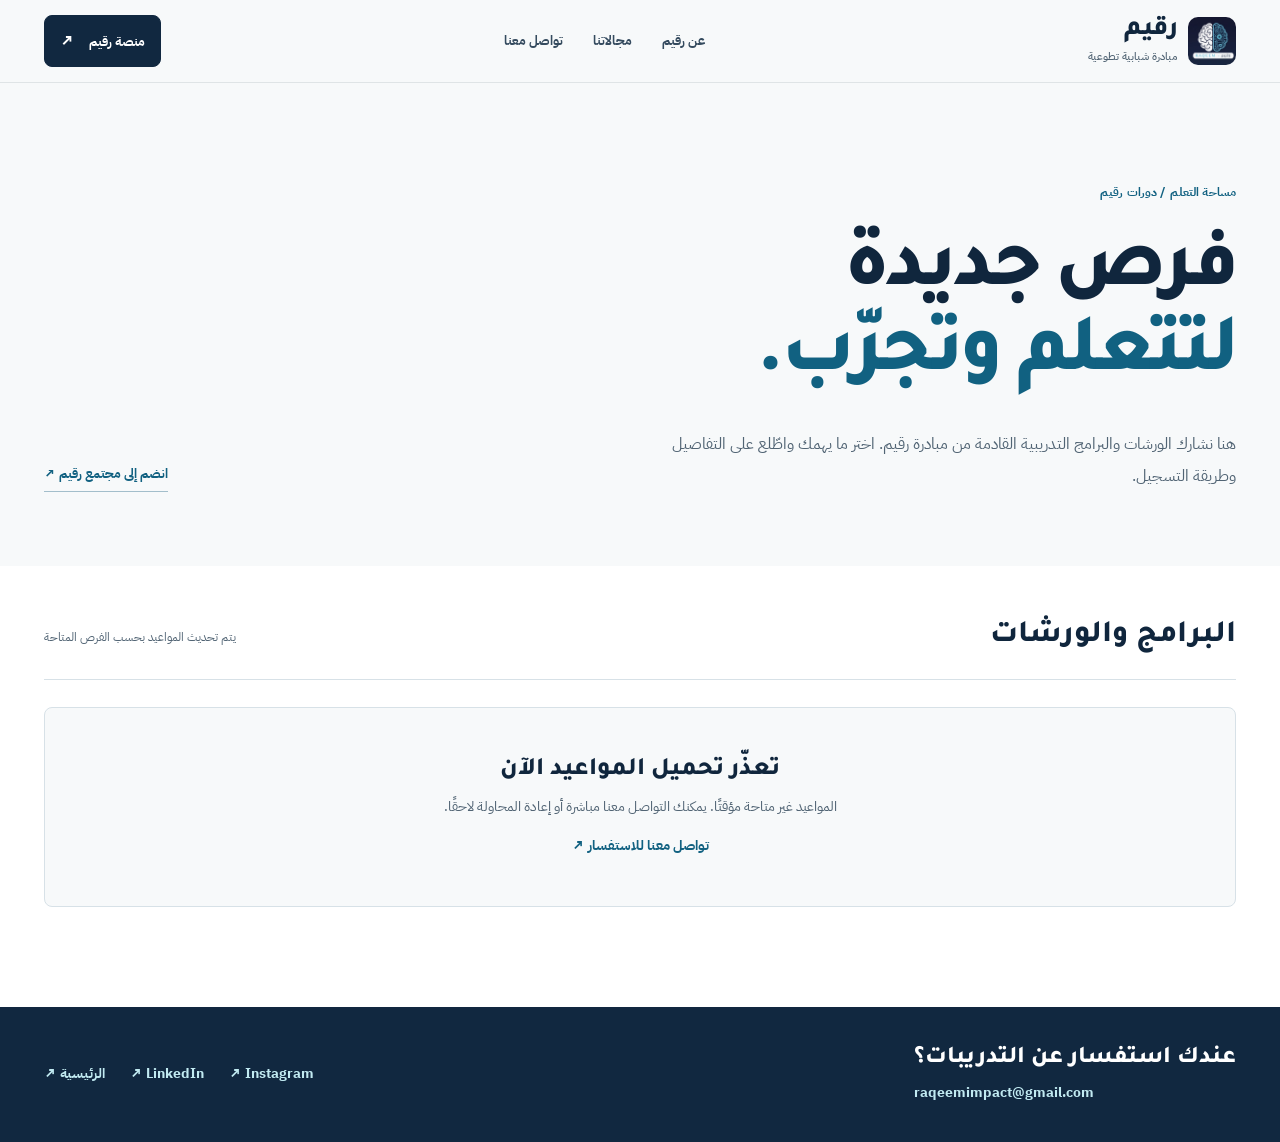
<file: schedule.html>
<!doctype html>
<html lang="ar" dir="rtl">
<head>
<meta charset="utf-8">
<meta name="viewport" content="width=device-width,initial-scale=1,viewport-fit=cover">
<meta name="theme-color" content="#f7f9fa">
<meta name="description" content="تابع الدورات والورشات القادمة ضمن مبادرة رقيم، وتعرف إلى مواعيدها وطرق التسجيل.">
<title>الدورات القادمة | مبادرة رقيم</title>
<link rel="icon" type="image/webp" href="assets/raqeem-logo.webp">
<link rel="preconnect" href="https://fonts.googleapis.com">
<link rel="preconnect" href="https://fonts.gstatic.com" crossorigin>
<link href="https://fonts.googleapis.com/css2?family=IBM+Plex+Sans+Arabic:wght@400;500;600;700&family=Tajawal:wght@400;500;700;800&display=swap" rel="stylesheet">
<link rel="stylesheet" href="assets/raqeem.css">
<link rel="stylesheet" href="assets/schedule.css">
</head>
<body class="schedule-page">
<a class="skip-link" href="#mainContent">انتقل إلى المحتوى</a>
<header class="header">
 <div class="container header-inner">
   <a class="brand" href="index.html#home"><img src="assets/raqeem-logo.webp" alt="" width="48" height="48"><span class="brand-lockup"><strong>رقيم</strong><small>مبادرة شبابية تطوعية</small></span></a>
   <nav class="schedule-nav" aria-label="روابط سريعة"><a href="index.html#about">عن رقيم</a><a href="index.html#tracks">مجالاتنا</a><a href="index.html#contact">تواصل معنا</a></nav>
   <a class="nav-platform" href="platform.html">منصة رقيم <span aria-hidden="true">↗</span></a>
 </div>
</header>
<main id="mainContent">
 <section class="schedule-heading container" aria-labelledby="scheduleTitle">
  <span class="section-tag">مساحة التعلم / دورات رقيم</span>
  <h1 id="scheduleTitle">فرص جديدة<br><span>لتتعلم وتجرّب.</span></h1>
  <div class="schedule-description"><p>هنا نشارك الورشات والبرامج التدريبية القادمة من مبادرة رقيم. اختر ما يهمك واطّلع على التفاصيل وطريقة التسجيل.</p><a href="index.html#join">انضم إلى مجتمع رقيم <span aria-hidden="true">↗</span></a></div>
 </section>
 <section class="schedule-content" aria-labelledby="scheduleListTitle">
  <div class="container"><div class="schedule-bar"><h2 id="scheduleListTitle">البرامج والورشات</h2><span>يتم تحديث المواعيد بحسب الفرص المتاحة</span></div>
  <div class="courses-grid" id="publicCoursesList" aria-live="polite" aria-busy="true"><div class="course-state"><span class="spinner" aria-hidden="true"></span><p>جاري تحميل الدورات القادمة...</p></div></div></div>
 </section>
</main>
<footer class="schedule-footer">
 <div class="container schedule-footer-inner"><div><strong>عندك استفسار عن التدريبات؟</strong><a href="mailto:raqeemimpact@gmail.com" dir="ltr">raqeemimpact@gmail.com</a></div><div class="schedule-links"><a href="https://www.instagram.com/raqeem_jo/?hl=en" target="_blank" rel="noopener noreferrer">Instagram ↗</a><a href="https://www.linkedin.com/company/raqee/" target="_blank" rel="noopener noreferrer">LinkedIn ↗</a><a href="index.html">الرئيسية ↗</a></div></div>
</footer>
<script src="assets/schedule.js"></script>
</body>
</html>
</file>
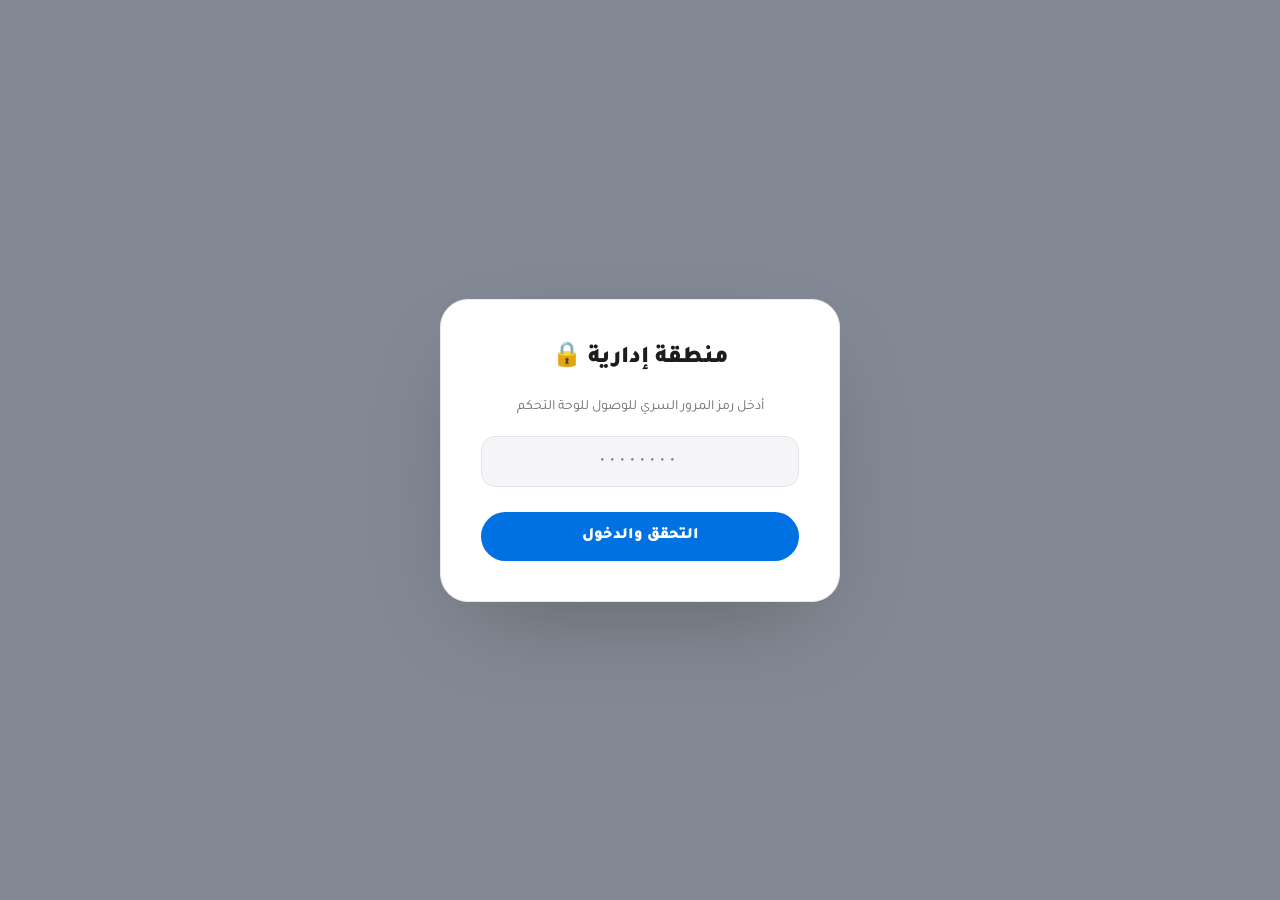
<file: scheduleadmin.html>
<!DOCTYPE html>
<html lang="ar" dir="rtl">
<head>
    <meta charset="UTF-8">
    <meta name="viewport" content="width=device-width, initial-scale=1.0, maximum-scale=1.0, user-scalable=no">
    <title>بوابة الإدارة | رقيم</title>
    <link href="https://fonts.googleapis.com/css2?family=Tajawal:wght@400;700;900&display=swap" rel="stylesheet">
    <style>
        :root {
            --bg-base: #020617;
            --raqeem-blue: #1e3c72;
            --raqeem-orange: #ff9800;
            --neon-blue: #00f3ff;
            --card-bg: rgba(15, 23, 42, 0.6);
            --danger: #ef4444;
            --text-main: #f8fafc;
            --text-dim: #94a3b8;
        }

        * { margin: 0; padding: 0; box-sizing: border-box; font-family: 'Tajawal', sans-serif; }

        body {
            background-color: var(--bg-base);
            color: var(--text-main);
            min-height: 100vh;
            display: flex;
            flex-direction: column;
            align-items: center;
            background-image: radial-gradient(circle at 50% 0%, rgba(30, 60, 114, 0.3) 0%, transparent 50%);
            -webkit-font-smoothing: antialiased;
        }

        /* شاشة القفل (Lock Screen) */
        .lock-screen {
            position: fixed; inset: 0; z-index: 1000;
            background: rgba(2, 6, 23, 0.85); backdrop-filter: blur(15px); -webkit-backdrop-filter: blur(15px);
            display: flex; justify-content: center; align-items: center; padding: 20px;
            
        }
        .lock-box {
            background: var(--card-bg); border: 1px solid rgba(255, 152, 0, 0.3);
            padding: 40px; border-radius: 24px; text-align: center; width: 100%; max-width: 400px;
            box-shadow: 0 20px 50px rgba(0,0,0,0.5), inset 0 0 0 1px rgba(255,255,255,0.05);
        }
        .lock-box h2 { color: var(--raqeem-orange); margin-bottom: 25px; font-weight: 900; }
        .lock-box input {
            width: 100%; padding: 15px; border: 1px solid rgba(255,255,255,0.1); border-radius: 12px;
            background: rgba(0,0,0,0.4); color: #fff; font-size: 20px; text-align: center;
            letter-spacing: 5px; margin-bottom: 25px; outline: none; 
        }
        .lock-box input:focus { border-color: var(--raqeem-orange); box-shadow: 0 0 15px rgba(255, 152, 0, 0.2); }
        .btn-auth {
            background: linear-gradient(90deg, #1e3c72, #2a5298); color: #fff; border: none;
            padding: 15px; width: 100%; border-radius: 12px; font-weight: 900; font-size: 16px;
            cursor: pointer; 
        }
        .btn-auth:hover { background: var(--raqeem-orange); color: #000; box-shadow: 0 10px 20px rgba(255,152,0,0.3); }

        /* الحاوية الرئيسية للإدارة */
        .admin-container {
            width: 100%; max-width: 900px; padding: 40px 20px;
            display: none; /* مخفية حتى يتم تسجيل الدخول */
            flex-direction: column; align-items: center;
            
        }


        header { text-align: center; margin-bottom: 40px; width: 100%; }
        header h1 { font-size: 32px; font-weight: 900; color: #fff; text-shadow: 0 5px 15px rgba(30, 60, 114, 0.8); margin-bottom: 10px; }
        .back-link { color: var(--neon-blue); text-decoration: none; font-size: 15px; display: inline-flex; align-items: center; gap: 5px;  }
        .back-link:hover { color: var(--raqeem-orange); }

        /* نموذج الإضافة */
        .admin-form {
            background: var(--card-bg); backdrop-filter: blur(12px); -webkit-backdrop-filter: blur(12px);
            padding: 35px; border-radius: 24px; border: 1px solid rgba(255,255,255,0.05);
            width: 100%; margin-bottom: 50px; box-shadow: 0 15px 35px rgba(0,0,0,0.3);
        }
        .form-grid { display: grid; grid-template-columns: 1fr 1fr; gap: 20px; }
        .full-width { grid-column: 1 / -1; }
        .input-group label { display: block; margin-bottom: 8px; color: var(--text-dim); font-size: 14px; font-weight: 700; }
        .input-group input {
            width: 100%; padding: 14px; border: 1px solid rgba(255,255,255,0.1); border-radius: 12px;
            background: rgba(0,0,0,0.3); color: #fff; font-size: 15px; outline: none; 
        }
        .input-group input:focus { border-color: var(--raqeem-orange); background: rgba(0,0,0,0.5); }
        .btn-submit {
            background: var(--raqeem-orange); color: #000; border: none; padding: 16px; border-radius: 12px;
            font-weight: 900; font-size: 16px; cursor: pointer; width: 100%;  margin-top: 10px;
        }
        .btn-submit:hover { background: #ffaa33; box-shadow: 0 10px 25px rgba(255,152,0,0.4); }

        /* قائمة الدورات الفعالة */
        .section-title { width: 100%; color: var(--raqeem-orange); margin-bottom: 20px; font-size: 22px; font-weight: 900; border-bottom: 1px solid rgba(255,152,0,0.2); padding-bottom: 10px; }
        .courses-list { width: 100%; display: flex; flex-direction: column; gap: 15px; }
        .list-item {
            background: rgba(30, 60, 114, 0.2); border: 1px solid rgba(30, 60, 114, 0.5);
            padding: 20px; border-radius: 16px; display: flex; justify-content: space-between; align-items: center;
            
        }
        .list-item:hover { background: rgba(30, 60, 114, 0.4); border-color: var(--raqeem-blue); }
        .item-info h3 { color: #fff; margin-bottom: 8px; font-size: 18px; font-weight: 800; }
        .item-info p { color: var(--text-dim); font-size: 14px; display: flex; flex-wrap: wrap; gap: 15px; }
        
        .btn-del {
            background: rgba(239, 68, 68, 0.1); color: var(--danger); border: 1px solid rgba(239, 68, 68, 0.3);
            padding: 10px 20px; border-radius: 10px; cursor: pointer; font-weight: 700;  flex-shrink: 0;
        }
        .btn-del:hover { background: var(--danger); color: #fff; box-shadow: 0 5px 15px rgba(239, 68, 68, 0.4); }

        @media (max-width: 768px) {
            .form-grid { grid-template-columns: 1fr; }
            .list-item { flex-direction: column; align-items: flex-start; gap: 15px; }
            .btn-del { width: 100%; text-align: center; }
            .item-info p { flex-direction: column; gap: 5px; }
            header h1 { font-size: 26px; }
        }
    </style>
<link rel="stylesheet" href="assets/apple-pages.css">
</head>
<body class="apple-admin">

    <div class="lock-screen" id="lockScreen">
        <div class="lock-box">
            <h2>منطقة إدارية 🔒</h2>
            <p style="color: var(--text-dim); margin-bottom: 20px; font-size: 14px;">أدخل رمز المرور السري للوصول للوحة التحكم</p>
            <input type="password" id="adminPass" placeholder="••••••••" onkeypress="if(event.key === 'Enter') checkPass()">
            <button class="btn-auth" onclick="checkPass()">التحقق والدخول</button>
        </div>
    </div>

    <div class="admin-container" id="adminPanel">
        <header>
            <h1>إدارة جدول دورات رقيم</h1>
            <a href="schedule.html" class="back-link">← العودة لواجهة الجمهور (الموقع الرئيسي)</a>
        </header>

        <form class="admin-form" id="courseForm" onsubmit="addCourse(event)">
            <div class="form-grid">
                <div class="input-group full-width">
                    <label>اسم الدورة / الورشة</label>
                    <input type="text" id="cName" required placeholder="مثال: أساسيات الذكاء الاصطناعي">
                </div>
                <div class="input-group">
                    <label>تاريخ الانعقاد</label>
                    <input type="text" id="cDate" required placeholder="مثال: السبت 15 أكتوبر">
                </div>
                <div class="input-group">
                    <label>وقت الانعقاد</label>
                    <input type="text" id="cTime" required placeholder="مثال: 5:00 مساءً">
                </div>
                <div class="input-group full-width">
                    <label>المكان أو المنصة</label>
                    <input type="text" id="cLocation" required placeholder="مثال: مقر المبادرة - المفرق / أونلاين عبر زووم">
                </div>
                <div class="input-group full-width">
                    <label>رابط مجموعة الواتساب للتسجيل</label>
                    <input type="url" id="cWhatsapp" required placeholder="https://chat.whatsapp.com/...">
                </div>
                <div class="input-group full-width">
                    <button type="submit" class="btn-submit">إضافة الدورة للجدول ✨</button>
                </div>
            </div>
        </form>

        <h2 class="section-title">الدورات الفعالة حالياً في الموقع</h2>
        <div class="courses-list" id="adminCoursesList">
            </div>
    </div>

    <script>
        const ADMIN_PASS = 'baderdot1';
        let courses = JSON.parse(localStorage.getItem('raqeem_master_db')) || [];

        // دالة التحقق من كلمة المرور
        function checkPass() {
            const passInput = document.getElementById('adminPass');
            if(passInput.value === ADMIN_PASS) {
                // إخفاء شاشة القفل وإظهار اللوحة
                const lockScreen = document.getElementById('lockScreen');
                lockScreen.style.opacity = '0';
                    lockScreen.style.visibility = 'hidden';
                    document.getElementById('adminPanel').style.display = 'flex';
                    renderList(); // رسم الدورات
            } else {
                alert('كلمة المرور غير صحيحة. يرجى المحاولة مرة أخرى.');
                passInput.value = '';
                passInput.focus();
            }
        }

        // دالة إضافة دورة جديدة
        function addCourse(e) {
            e.preventDefault();
            const newCourse = {
                id: 'RQM_' + Date.now().toString(),
                name: document.getElementById('cName').value,
                date: document.getElementById('cDate').value,
                time: document.getElementById('cTime').value,
                loc: document.getElementById('cLocation').value,
                wa: document.getElementById('cWhatsapp').value
            };
            
            // إضافة للداتا في البداية (الأحدث يظهر أولاً)
            courses.unshift(newCourse);
            // حفظ في المتصفح ليقرأها ملف schedule.html
            localStorage.setItem('raqeem_master_db', JSON.stringify(courses));
            
            // تفريغ النموذج وتحديث القائمة
            document.getElementById('courseForm').reset();
            renderList();
            
            alert('تمت إضافة الدورة بنجاح! يمكنك الآن رؤيتها في جدول الدورات.');
        }

        // دالة حذف دورة
        function deleteCourse(id) {
            if(confirm('هل أنت متأكد من رغبتك في إزالة هذه الدورة نهائياً من الجدول؟')) {
                courses = courses.filter(c => c.id !== id);
                localStorage.setItem('raqeem_master_db', JSON.stringify(courses));
                renderList();
            }
        }

        // دالة عرض الدورات في لوحة الإدارة
        function renderList() {
            const list = document.getElementById('adminCoursesList');
            list.innerHTML = '';
            
            if(courses.length === 0) {
                list.innerHTML = `<p style="text-align: center; color: var(--text-dim); padding: 20px;">الجدول فارغ. قم بإضافة دورات جديدة.</p>`;
                return;
            }

            courses.forEach(c => {
                list.innerHTML += `
                    <div class="list-item">
                        <div class="item-info">
                            <h3>${c.name}</h3>
                            <p>
                                <span>📅 ${c.date}</span>
                                <span>⏰ ${c.time}</span>
                                <span>📍 ${c.loc}</span>
                            </p>
                        </div>
                        <button class="btn-del" onclick="deleteCourse('${c.id}')">حذف الدورة 🗑️</button>
                    </div>
                `;
            });
        }
    </script>
</body>
</html>
</file>
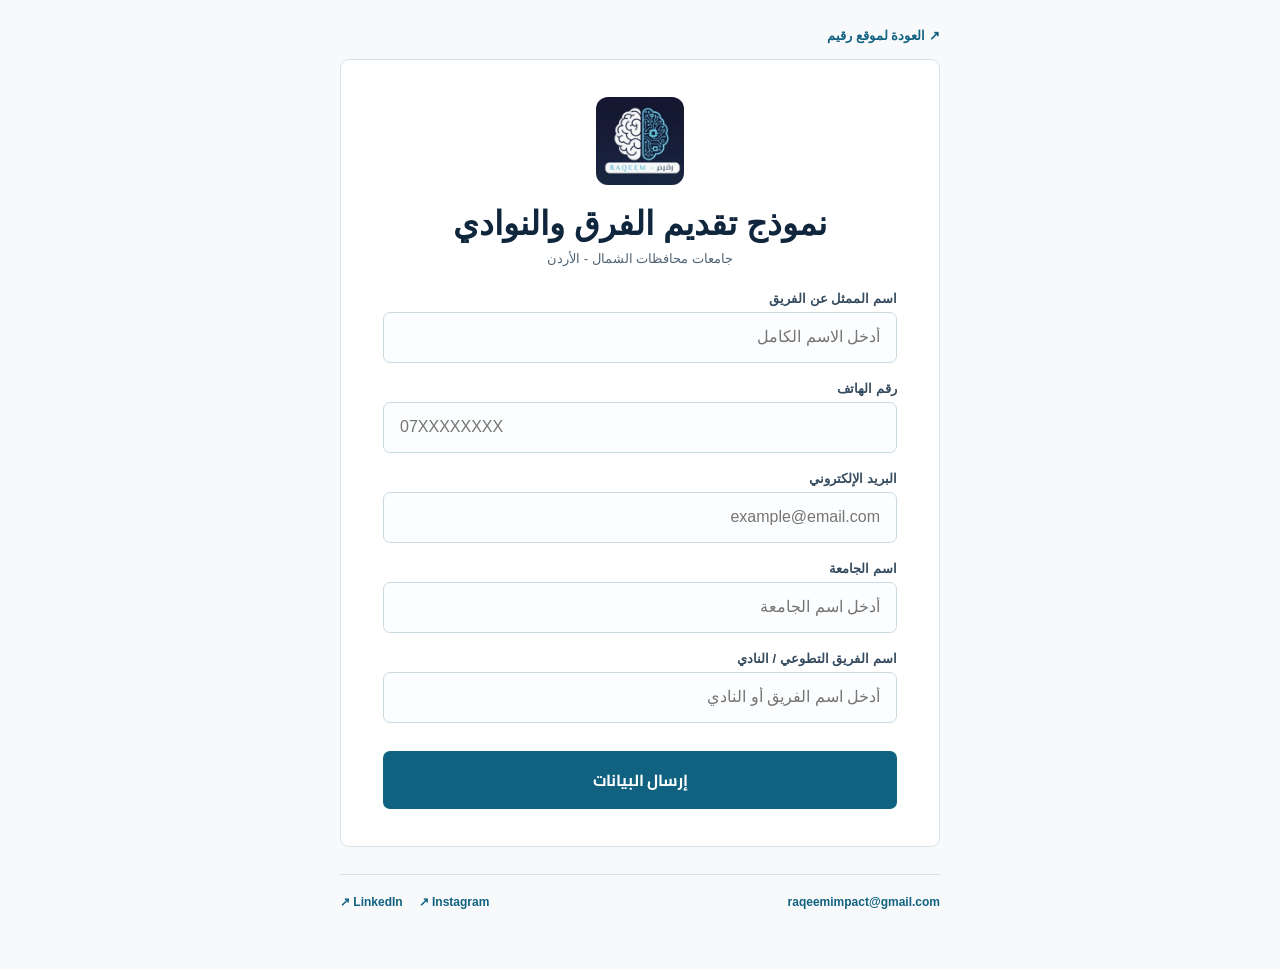
<file: teamform.html>
<!DOCTYPE html>
<html lang="ar" dir="rtl">
<head>
    <meta charset="UTF-8">
    <meta name="viewport" content="width=device-width, initial-scale=1.0">
    <title>منصة رقيم - تسجيل الفرق والنوادي</title>
    <link href="https://fonts.googleapis.com/css2?family=Cairo:wght@400;600;700&display=swap" rel="stylesheet">
    <style>
        :root {
            --primary-dark: #1b2138; /* لون الخلفية الكحلي الداكن من الشعار */
            --primary-light: #4cdbf1; /* اللون السماوي الفاتح من الشعار */
            --white: #ffffff;
            --light-gray: #f4f7f6;
            --text-dark: #333333;
        }

        body {
            font-family: 'Cairo', sans-serif;
            background-color: var(--light-gray);
            margin: 0;
            padding: 0;
            display: flex;
            justify-content: center;
            align-items: flex-start; /* لضمان ظهور المحتوى في الهواتف */
            min-height: 100vh;
            color: var(--primary-dark);
        }

        .container {
            background-color: var(--white);
            width: 100%;
            max-width: 500px;
            padding: 25px 20px;
            border-radius: 12px;
            box-shadow: 0 8px 20px rgba(0, 0, 0, 0.08);
            border-top: 6px solid var(--primary-light);
            margin: 20px 15px;
            box-sizing: border-box;
        }

        .header {
            text-align: center;
            margin-bottom: 25px;
        }

        .header img {
            max-width: 140px;
            height: auto;
            margin-bottom: 10px;
        }

        .header h1 {
            font-size: 22px;
            color: var(--primary-dark);
            margin: 0 0 5px 0;
            font-weight: 700;
        }

        .header p {
            color: #666;
            font-size: 14px;
            margin: 0;
        }

        .form-group {
            margin-bottom: 18px;
        }

        .form-group label {
            display: block;
            margin-bottom: 6px;
            font-weight: 600;
            color: var(--primary-dark);
            font-size: 15px;
        }

        .form-group input {
            width: 100%;
            padding: 12px;
            border: 1px solid #dcdcdc;
            border-radius: 8px;
            font-family: 'Cairo', sans-serif;
            font-size: 16px; /* يمنع التكبير التلقائي في أجهزة الآيفون */
            box-sizing: border-box;
            
            -webkit-appearance: none;
            background-color: #fafafa;
        }

        .form-group input:focus {
            outline: none;
            border-color: var(--primary-light);
            box-shadow: 0 0 0 3px rgba(76, 219, 241, 0.2);
            background-color: var(--white);
        }

        .submit-btn {
            width: 100%;
            background-color: var(--primary-dark);
            color: var(--white);
            border: none;
            padding: 14px;
            font-size: 18px;
            font-weight: 700;
            border-radius: 8px;
            cursor: pointer;
            transition: background-color 120ms ease;
            font-family: 'Cairo', sans-serif;
            margin-top: 10px;
            -webkit-appearance: none;
        }

        .submit-btn:hover {
            background-color: var(--primary-light);
            color: var(--primary-dark);
        }

        .submit-btn:disabled {
            background-color: #a0a0a0;
            cursor: not-allowed;
            color: #fff;
        }

        .message {
            display: none;
            text-align: center;
            margin-top: 15px;
            padding: 12px;
            border-radius: 8px;
            font-weight: 600;
            font-size: 14px;
        }

        .success {
            background-color: #e8f5e9;
            color: #2e7d32;
            display: block;
            border: 1px solid #c8e6c9;
        }

        .error {
            background-color: #ffebee;
            color: #c62828;
            display: block;
            border: 1px solid #ffcdd2;
        }
    </style>
<link rel="stylesheet" href="assets/apple-pages.css">
<link rel="stylesheet" href="assets/auxiliary.css">
</head>
<body class="apple-teamform">
    <a class="aux-back" href="index.html">↗ العودة لموقع رقيم</a>

    <div class="container">
        <div class="header">
            <img src="assets/raqeem-logo.webp" alt="شعار رقيم">
            <h1>نموذج تقديم الفرق والنوادي</h1>
            <p>جامعات محافظات الشمال - الأردن</p>
        </div>

        <form id="raqeemForm">
            <div class="form-group">
                <label for="repName">اسم الممثل عن الفريق</label>
                <input type="text" id="repName" name="repName" required placeholder="أدخل الاسم الكامل">
            </div>

            <div class="form-group">
                <label for="phone">رقم الهاتف</label>
                <input type="tel" id="phone" name="phone" required placeholder="07XXXXXXXX">
            </div>

            <div class="form-group">
                <label for="email">البريد الإلكتروني</label>
                <input type="email" id="email" name="email" required placeholder="example@email.com">
            </div>

            <div class="form-group">
                <label for="university">اسم الجامعة</label>
                <input type="text" id="university" name="university" required placeholder="أدخل اسم الجامعة">
            </div>

            <div class="form-group">
                <label for="teamName">اسم الفريق التطوعي / النادي</label>
                <input type="text" id="teamName" name="teamName" required placeholder="أدخل اسم الفريق أو النادي">
            </div>

            <button type="submit" class="submit-btn" id="submitBtn">إرسال البيانات</button>
            <div id="formMessage" class="message"></div>
        </form>
    </div>

    <footer class="aux-footer" aria-label="روابط التواصل">
      <a href="mailto:raqeemimpact@gmail.com" dir="ltr">raqeemimpact@gmail.com</a>
      <div><a href="https://www.instagram.com/raqeem_jo/?hl=en" rel="noopener noreferrer" target="_blank">Instagram ↗</a><a href="https://www.linkedin.com/company/raqee/" rel="noopener noreferrer" target="_blank">LinkedIn ↗</a></div>
    </footer>
    <script>
        // رابط جوجل سكريبت الجديد الخاص بك
        const scriptURL = 'https://script.google.com/macros/s/AKfycbySeALgG0IwqB0poZWg0ZNfDQdS-na2j85HfvKoDRKabEHpeHKzsueq3zXNleyzdoqA3Q/exec';
        
        const form = document.getElementById('raqeemForm');
        const btn = document.getElementById('submitBtn');
        const msg = document.getElementById('formMessage');

        form.addEventListener('submit', e => {
            e.preventDefault();
            btn.innerHTML = 'جاري الإرسال...';
            btn.disabled = true;

            let requestBody = new FormData(form);

            fetch(scriptURL, { method: 'POST', body: requestBody })
                .then(response => {
                    msg.innerHTML = 'تم إرسال بياناتك بنجاح! شكراً لك.';
                    msg.className = 'message success';
                    form.reset();
                    btn.innerHTML = 'إرسال البيانات';
                    btn.disabled = false;
                    
                    // إخفاء الرسالة بعد 5 ثواني
                    setTimeout(function() {
                        msg.style.display = 'none';
                        msg.className = 'message';
                    }, 5000);
                })
                .catch(error => {
                    msg.innerHTML = 'حدث خطأ أثناء الإرسال. يرجى المحاولة لاحقاً.';
                    msg.className = 'message error';
                    btn.innerHTML = 'إرسال البيانات';
                    btn.disabled = false;
                    console.error('Error!', error.message);
                });
        });
    </script>
</body>
</html>
</file>
<file: assets/raqeem.css>
/* RAQEEM / editorial identity — intentional, readable, photo-first.
   Kept separate from the legacy admin/scheduling tools. */
:root{
  color-scheme:light;
  --bg:#f7f9fa;
  --surface:#ffffff;
  --wash:#edf3f6;
  --ink:#10263d;
  --ink-2:#354b5f;
  --muted:#516474;
  --border:#d7e1e7;
  --blue:#16799f;
  --blue-dark:#116181;
  --cyan:#7ad0dd;
  --night:#112840;
  --body:"IBM Plex Sans Arabic",Tahoma,sans-serif;
  --display:"Tajawal","IBM Plex Sans Arabic",sans-serif;
}
*,*::before,*::after{box-sizing:border-box}
html{scroll-behavior:smooth;scroll-padding-top:92px}
body{margin:0;background:var(--bg);color:var(--ink);font-family:var(--body);font-size:15px;line-height:1.75;text-rendering:optimizeLegibility;overflow-x:hidden}
body.lock{overflow:hidden}
img,svg{max-width:100%}
img{display:block}
a{color:inherit;text-decoration:none}
button,input,select,textarea{font:inherit}
button{cursor:pointer}
button:disabled{cursor:not-allowed;opacity:.55}
button,a,input,textarea,select{-webkit-tap-highlight-color:transparent}
:focus-visible{outline:3px solid #42a8c7;outline-offset:4px}
[hidden],.hidden{display:none!important}
.container{width:min(1220px,calc(100% - 88px));margin-inline:auto}
.skip-link{position:fixed;top:-100px;right:16px;padding:11px 18px;background:var(--night);color:#fff;z-index:150;transition:top .15s ease}
.skip-link:focus{top:12px}
.scroll-progress{position:fixed;inset:0 0 auto 0;height:3px;background:var(--blue);transform:scaleX(0);transform-origin:right center;z-index:150;pointer-events:none}
/* Global navigation */
.header{position:sticky;top:0;z-index:60;border-bottom:1px solid rgba(16,38,61,.1);background:rgba(247,249,250,.97)}
.header-inner{min-height:82px;display:flex;align-items:center;gap:25px;justify-content:space-between}
.brand{display:inline-flex;align-items:center;gap:11px;flex-shrink:0;min-width:188px}
.brand img{width:48px;height:48px;object-fit:cover;border-radius:10px}
.brand-lockup{display:flex;flex-direction:column;line-height:1.2}
.brand strong{font:800 27px/1 var(--display);letter-spacing:-.02em}
.brand small{font:500 11px/1.6 var(--body);color:var(--muted);margin-top:4px}
.nav{display:flex;align-items:center;justify-content:center;gap:clamp(13px,2.3vw,30px)}
.nav a{position:relative;font-weight:600;font-size:13px;color:#42566a;white-space:nowrap;transition:color .16s ease}
.nav a:hover,.nav a.active{color:var(--blue-dark)}
.nav a.active::after{content:"";height:2px;background:var(--blue);position:absolute;bottom:-13px;right:0;left:0}
.header-actions{display:flex;gap:12px;align-items:center}
.nav-platform{background:var(--night);border:1px solid var(--night);color:#fff;border-radius:8px;padding:11px 15px;font-weight:700;font-size:13px;white-space:nowrap;transition:background .16s ease,border-color .16s ease}
.nav-platform span{margin-right:12px;font-size:16px}
.nav-platform:hover{background:#1e4967;border-color:#1e4967}
.menu-btn{display:none;width:46px;height:45px;border:1px solid var(--border);border-radius:8px;background:var(--surface);padding:11px;align-items:center;justify-content:center;flex-direction:column;gap:6px}
.menu-btn span{width:21px;height:2px;background:var(--ink);border-radius:1px}
/* Mobile navigation: one direct surface, no nested decorative cards. */
.mobile-menu{position:fixed;inset:0;z-index:100;background:rgba(10,29,47,.4);opacity:0;visibility:hidden;transition:opacity .16s ease,visibility .16s ease}
.mobile-menu.open{opacity:1;visibility:visible}
.mobile-menu.is-settling{visibility:visible}
.mobile-panel{position:absolute;top:0;bottom:0;right:0;width:min(88vw,395px);overflow-y:auto;background:#fff;padding:26px 26px 28px;box-shadow:-15px 0 50px rgba(10,29,47,.12);touch-action:pan-y;overscroll-behavior:contain}
.mobile-top{display:flex;align-items:center;justify-content:space-between;padding-bottom:20px;border-bottom:1px solid var(--border);font:800 23px/1.3 var(--display)}
.close-btn{display:grid;place-items:center;width:44px;height:44px;background:#f1f5f7;color:var(--ink);border:1px solid var(--border);border-radius:8px;font:400 28px/1 Arial,sans-serif}
.mobile-links{display:grid;margin:20px 0}
.mobile-links a{display:flex;align-items:center;justify-content:space-between;padding:13px 0;font:700 23px/1.5 var(--display);border-bottom:1px solid #e8eef1}
.mobile-links a span{font:500 17px var(--body);color:var(--blue)}
.mobile-links a.active{color:var(--blue-dark)}
.mobile-platform-cta{width:100%;border:0;border-radius:8px;background:var(--night);color:#fff;padding:17px 18px;font-weight:700;display:flex;justify-content:space-between}
.mobile-foot{margin-top:30px;display:grid;gap:15px;border-top:1px solid var(--border);padding-top:18px}
.mobile-foot>a{font:600 14px var(--body);color:var(--blue-dark);overflow-wrap:anywhere;text-align:right}
.mobile-foot>div{display:flex;gap:20px;font-size:13px;font-weight:700}
/* Buttons */
.btn{border:1px solid transparent;border-radius:9px;padding:13px 21px;display:inline-flex;align-items:center;justify-content:center;gap:13px;min-height:48px;font-weight:700;font-size:14px;text-align:center;transition:color .16s ease,background-color .16s ease,border-color .16s ease}
.btn-primary{background:var(--blue-dark);color:#fff;border-color:var(--blue-dark)}
.btn-primary:hover{background:#0d4d67;border-color:#0d4d67}
.btn-ghost{border-color:var(--border);background:#fff;color:var(--ink)}
.btn-ghost:hover{border-color:#9cb8c7;background:#f2f7f9}
.btn-text{color:var(--blue-dark);border-color:transparent;background:transparent;padding-inline:7px}
.btn-text:hover{color:var(--ink)}
/* Hero — signature move is real community photography with a typographic caption. */
.hero{padding:88px 0 0;background:var(--bg);position:relative}
.hero-layout{display:grid;grid-template-columns:minmax(0,.88fr) minmax(0,1.12fr);align-items:center;gap:clamp(38px,5.4vw,78px)}
.hero-copy{padding-block:25px 38px;max-width:510px}
.eyebrow,.section-tag,.footer-kicker{font-size:12px;letter-spacing:.01em;font-weight:700;color:var(--blue-dark);display:inline-flex;align-items:center;gap:10px}
.eyebrow-line{display:inline-block;width:25px;height:2px;background:var(--blue)}
.hero h1{font:800 clamp(65px,7.4vw,112px)/.98 var(--display);letter-spacing:-.065em;margin:26px 0 28px}
.hero h1 em{font-style:normal;color:var(--blue-dark);position:relative}
.hero h1 em::after{content:"";position:absolute;bottom:-8px;right:2%;width:84%;height:5px;background:var(--cyan);transform:rotate(-2deg);z-index:0}
.hero-copy>p{font-size:clamp(16px,1.6vw,19px);font-weight:500;line-height:1.95;max-width:480px;color:var(--ink-2);margin:0 0 28px}
.hero-actions{display:flex;align-items:center;flex-wrap:wrap;gap:14px}
.hero-quiet{margin-top:46px;font-size:12px;color:#657888;display:flex;align-items:center;gap:11px;flex-wrap:wrap}
.hero-dot{width:8px;height:8px;background:var(--blue);border-radius:50%}
.hero-visual{min-width:0;position:relative;padding:14px 0 0 14px}
.hero-visual::before{content:"";position:absolute;top:0;left:0;right:20%;height:48%;background:#94d4df;z-index:0}
.hero-visual>img{width:100%;height:clamp(330px,39vw,530px);object-fit:cover;object-position:50% 53%;position:relative;z-index:1;border-radius:3px;box-shadow:0 18px 45px rgba(12,44,68,.13)}
.hero-image-foot{position:absolute;z-index:2;bottom:0;right:0;left:14px;padding:18px 24px;display:flex;justify-content:space-between;align-items:center;gap:15px;color:white;background:rgba(15,43,63,.88);font-size:13px;font-weight:700}
.hero-image-foot strong{direction:ltr;font-size:11px;letter-spacing:.06em;white-space:nowrap}
.hero-image-foot strong span{color:var(--cyan)}
.hero-tail{margin-top:52px;padding-block:20px;border-top:1px solid var(--border);display:flex;justify-content:space-between;gap:12px;color:var(--muted);font-size:12px}
.hero-tail a{font-weight:700;color:var(--blue-dark)}
/* Global section rhythm */
.section{padding:clamp(80px,10vw,134px) 0;scroll-margin-top:80px}
.section h2{font:800 clamp(38px,4.35vw,64px)/1.24 var(--display);letter-spacing:-.035em;margin:24px 0 0}
.section h2 span{color:var(--blue-dark)}
.section-intro{display:flex;justify-content:space-between;gap:48px;align-items:end;margin-bottom:45px}
.section-intro>div{max-width:660px}
.section-intro>p{width:min(330px,38%);color:var(--muted);font-size:15px;line-height:1.95;margin:0 0 6px}
/* About: manifesto + three legible rules, not identical feature cards */
.about{background:#fff}
.about-layout{display:grid;grid-template-columns:1fr .9fr;gap:clamp(50px,9vw,155px)}
.about-copy{padding-top:57px}
.about-copy p{margin:0 0 25px;color:var(--muted);line-height:2}
.about-copy .statement{font:700 clamp(19px,2.3vw,26px)/1.75 var(--display);color:var(--ink)}
.inline-link{color:var(--blue-dark);font-weight:700;display:inline-flex;align-items:center;gap:17px;border-bottom:1px solid #a8c9d5;padding-bottom:7px}
.inline-link:hover{color:var(--ink)}
.values-strip{display:grid;grid-template-columns:repeat(3,1fr);border-top:1px solid var(--border);margin-top:84px}
.values-strip>div{padding-top:24px;display:grid;gap:5px}
.values-strip>div:not(:first-child){border-right:1px solid var(--border);padding-right:28px}
.values-strip strong{font:800 28px/1.25 var(--display)}
.values-strip span{font-size:13px;color:var(--muted)}
/* Tracks: alternating ruled rows; no nested cards or gratuitous numbering. */
.tracks{background:var(--wash)}
.track-list{border-top:1px solid #bbcdd6}
.track{display:grid;grid-template-columns:75px minmax(0,1fr) 48px;align-items:center;gap:30px;padding:32px 8px 32px 0;border-bottom:1px solid #bdcfd7}
.track-symbol{color:var(--blue-dark);font:700 24px var(--display);border-radius:50%;width:59px;height:59px;display:grid;place-items:center;background:#fff}
.track h3{margin:0 0 6px;font:800 clamp(25px,3vw,37px)/1.3 var(--display)}
.track p{margin:0;color:var(--muted);max-width:725px;line-height:1.85;font-size:14px}
.track-arrow{width:46px;height:46px;border:1px solid #9ebdc9;border-radius:50%;color:var(--blue-dark);background:transparent;font-size:21px;display:grid;place-items:center;transition:background .16s ease,color .16s ease}
.track-arrow:hover{color:#fff;background:var(--blue-dark)}
.tracks-foot{display:flex;justify-content:space-between;align-items:center;margin-top:35px;gap:20px;font-size:14px;color:var(--ink-2)}
.tracks-foot button{color:var(--blue-dark);font-weight:700;background:transparent;border:0;padding:7px 0;border-bottom:1px solid currentColor}
/* Impact: one deliberate dark section for numeric emphasis. */
.impact{background:var(--night);color:white}
.impact-layout{display:grid;grid-template-columns:1fr 1fr;gap:clamp(50px,7vw,115px);align-items:center}
.impact .section-tag{color:#a1e0ea}
.impact h2 span{color:var(--cyan)}
.impact-copy>p{max-width:420px;margin:28px 0 50px;color:#d2e2ed;line-height:2}
.impact-footnote{font-size:12px;color:#a2b8c9}
.impact-list{border-top:1px solid #5f7487}
.impact-row{padding:27px 0;border-bottom:1px solid #5f7487;display:grid;grid-template-columns:minmax(0,1fr) 1fr;align-items:center;gap:17px}
.impact-row strong{font:800 clamp(50px,5.4vw,77px)/1 var(--display);letter-spacing:-.035em;direction:ltr;text-align:right;font-variant-numeric:tabular-nums}
.impact-row span{font-size:14px;color:#cfdee9}
/* Images — arranged by story priority and aspect ratio. */
.gallery-section{background:#fff}
.gallery-grid{display:grid;grid-template-columns:repeat(12,minmax(0,1fr));grid-template-rows:255px 255px;gap:15px}
.gallery-card{position:relative;overflow:hidden;margin:0;background:#e1e9ee;color:white}
.gallery-card--annual{grid-column:span 7;grid-row:span 2}
.gallery-card--roots{grid-column:span 5;grid-row:span 1}
.gallery-card--club{grid-column:span 3;grid-row:span 1}
.gallery-card--workshop{grid-column:span 2;grid-row:span 1}
.gallery-media{position:absolute;inset:0}
.gallery-media>img{width:100%;height:100%;object-fit:cover;object-position:center center}
.gallery-card--annual img{object-position:52% center}
.gallery-card--club img{object-position:50% 38%}
.gallery-card--roots img{object-position:50% 40%}
.gallery-card figcaption{position:absolute;bottom:0;inset-inline:0;padding:33px 21px 17px;display:flex;flex-wrap:wrap;gap:6px 12px;align-items:baseline;justify-content:space-between;background:linear-gradient(to top,rgba(8,30,45,.88),rgba(8,30,45,0))}
.gallery-card figcaption strong{font:700 clamp(15px,1.6vw,22px) var(--display)}
.gallery-card figcaption span{font-size:11px;color:#d1e3ed}
.gallery-card--annual figcaption{padding:45px 30px 25px}
.gallery-card--annual figcaption strong{font:800 30px var(--display)}
.gallery-placeholder:not([hidden]){position:absolute;inset:0;display:grid;place-items:center;color:var(--ink);background:#e9eff2}
/* Join form: high clarity; progressive request via existing WhatsApp/mail workflow. */
.join{background:var(--bg)}
.join-layout{display:grid;grid-template-columns:minmax(0,.75fr) minmax(0,1.25fr);align-items:start;gap:clamp(46px,6.7vw,100px)}
.join-copy{position:sticky;top:135px}
.join-copy>p{max-width:355px;color:var(--muted);font-size:16px;line-height:2;margin:23px 0 0}
.join-contact{display:grid;gap:8px;margin-top:53px;padding-top:25px;border-top:1px solid var(--border)}
.join-contact span{font-size:13px;color:var(--muted)}
.join-contact a{font-size:16px;font-weight:700;color:var(--blue-dark);overflow-wrap:anywhere;text-align:right}
.join-form-wrap{background:#fff;border:1px solid var(--border);padding:clamp(24px,3.2vw,43px);border-radius:9px}
.join-role-title{font:800 22px/1.4 var(--display);margin-bottom:18px}
.role-grid{display:grid;grid-template-columns:repeat(4,minmax(0,1fr));gap:8px;margin-bottom:30px}
.role-btn{min-width:0;text-align:right;border:1px solid var(--border);background:#fff;border-radius:7px;padding:13px 11px;color:var(--ink);min-height:96px}
.role-btn strong{display:block;font:800 17px/1.4 var(--display)}
.role-btn span{display:block;font-size:11px;line-height:1.65;color:var(--muted);margin-top:5px}
.role-btn:hover{border-color:#8eb5c7}
.role-btn.active{border-color:var(--blue-dark);background:#eaf4f8;box-shadow:inset 0 0 0 1px var(--blue-dark)}
.form-grid{display:grid;grid-template-columns:repeat(2,minmax(0,1fr));gap:17px 16px}
.field{min-width:0;display:flex;flex-direction:column;gap:7px}
.field.full{grid-column:1/-1}
.field label{font-size:12px;font-weight:700;color:var(--ink-2)}
.field label span{color:#b42318}
.field input,.field textarea{width:100%;min-height:50px;border:1px solid #cbd9e1;border-radius:7px;padding:11px 13px;background:#fbfdfe;outline:0;color:var(--ink);font-size:14px;transition:border-color .15s ease,box-shadow .15s ease}
.field textarea{resize:vertical;min-height:105px}
.field input:focus,.field textarea:focus{border-color:var(--blue);box-shadow:0 0 0 3px rgba(22,121,159,.12);background:#fff}
.field input::placeholder,.field textarea::placeholder{color:#8396a4}
.form-hint{font-size:11px;color:var(--muted);line-height:1.85;margin:18px 0 22px}
.form-actions{display:flex;align-items:center;gap:16px;flex-wrap:wrap}
.form-status{color:var(--muted);font-size:12px}
.join-success{display:none;background:var(--wash);padding:27px;border:1px solid #b6cfda;border-radius:7px;outline:none}
.join-success.show{display:block}
.join-success h3{margin:0 0 8px;font:800 28px var(--display)}
.join-success p{margin:0 0 19px;color:var(--ink-2)}
.success-actions{display:flex;flex-wrap:wrap;gap:9px}
/* Footer is the secondary hero and the primary contact destination. */
.footer{background:#102c43;color:#fff;padding:clamp(68px,7vw,96px) 0 25px}
.footer-top{display:flex;align-items:end;justify-content:space-between;gap:45px}
.footer-kicker{color:#9adddf}
.footer h2{font:800 clamp(44px,5.6vw,76px)/1.15 var(--display);letter-spacing:-.03em;margin:21px 0 0}
.footer h2 span{color:#8ed9e2}
.footer-top>p{max-width:325px;color:#c3d9e7;line-height:1.95;margin:0 0 5px;font-size:14px}
.footer-email{display:flex;align-items:center;gap:23px;padding:28px 0 32px;border-bottom:1px solid #547083;margin-top:43px;font:700 clamp(20px,3.8vw,48px)/1.35 var(--body);letter-spacing:-.035em;transition:color .16s ease;overflow-wrap:anywhere}
.footer-email:hover{color:#94e0e8}
.mail-icon{display:grid;place-items:center;width:60px;height:60px;background:#2c5166;border-radius:10px;flex:0 0 auto}
.mail-icon svg{width:30px;height:30px}
.footer-email-arrow{font-weight:400;font-size:27px;margin-right:auto;color:#9bdae0}
.footer-social{display:flex;align-items:center;justify-content:space-between;gap:20px;padding:35px 0 50px}
.footer-social-label{color:#c9dce8;font-weight:600;font-size:15px}
.footer-social-links{display:flex;gap:12px;flex-wrap:wrap}
.footer-social-links a{border:1px solid #5c798e;display:flex;align-items:center;gap:12px;border-radius:8px;padding:14px 17px;min-width:176px;color:#fff;font-weight:700;transition:background .16s ease,border-color .16s ease}
.footer-social-links a:hover{background:#275068;border-color:#9cbccd}
.footer-social-links svg{width:24px;height:24px;flex:0 0 auto}
.footer-social-links b{font-weight:400;margin-right:auto}
.footer-bottom{display:flex;align-items:center;justify-content:space-between;gap:24px;padding-top:25px;border-top:1px solid #49667a}
.footer-brand{display:flex;align-items:center;gap:11px}
.footer-brand img{border-radius:7px}
.footer-brand span{display:grid;gap:2px}
.footer-brand strong{font:800 19px var(--display)}
.footer-brand small,.copyright{font-size:11px;color:#b6cbd9}
.footer-bottom-links{display:flex;align-items:center;gap:21px;flex-wrap:wrap;font-size:12px}
.footer-bottom-links a:hover,.footer-bottom-links button:hover{color:#99e0e6}
.footer-bottom-links button{padding:0;border:0;background:none;color:inherit;font:inherit}
.copyright{direction:ltr;white-space:nowrap}
/* Academy: typography and content lead, not chrome and stacked KPI cards. */
.academy-view{background:var(--bg);min-height:calc(100vh - 82px)}
.academy-shell{width:min(1220px,calc(100% - 88px));margin:0 auto;padding:65px 0 70px}
.academy-top{display:grid;grid-template-columns:1fr minmax(220px,350px) auto;gap:24px;align-items:center;padding-bottom:30px}
.academy-label{font-size:12px;font-weight:700;color:var(--blue-dark)}
.academy-title{font:800 clamp(38px,4.6vw,64px)/1.1 var(--display);margin:10px 0 9px;letter-spacing:-.03em}
.academy-intro{color:var(--muted);font-size:14px;margin:0;line-height:1.9;max-width:540px}
.search-wrap{position:relative}
.search-mark{position:absolute;right:14px;top:50%;transform:translateY(-50%);font-size:24px;color:var(--blue-dark);pointer-events:none}
.search{width:100%;height:52px;border:1px solid var(--border);border-radius:8px;background:#fff;color:var(--ink);padding:12px 44px 12px 12px;font-size:14px;outline:none}
.search:focus{border-color:var(--blue);box-shadow:0 0 0 3px rgba(22,121,159,.12)}
.academy-tabs{display:flex;flex-wrap:wrap;align-items:center;gap:20px;border-bottom:1px solid var(--border);padding:0 0 18px;margin-bottom:25px}
.academy-tab{background:transparent;border:0;color:var(--muted);font-size:13px;font-weight:700;padding:7px 0}
.academy-tab:hover,.academy-tab.active{color:var(--blue-dark)}
.academy-tab.active{border-bottom:2px solid var(--blue)}
.academy-notice{color:#815300;font-weight:600;background:#fff3d2;padding:14px;margin:18px 0;border:1px solid #ead49e;border-radius:6px}
.academy-state{min-height:230px;display:grid;place-items:center;text-align:center;padding:34px;color:var(--ink);border:1px solid var(--border);background:#fff;border-radius:8px}
.spinner{width:30px;height:30px;border:3px solid #d0e5ee;border-top-color:var(--blue);border-radius:50%;margin:auto auto 16px;animation:spin .9s linear infinite}
@keyframes spin{to{transform:rotate(360deg)}}
.state-title{font:800 24px var(--display)}
.state-copy{color:var(--muted);font-size:13px;line-height:1.9;margin:9px 0 19px}
.academy-hero{min-height:390px;border-radius:8px;background:var(--night);position:relative;overflow:hidden;color:white}
.academy-hero-bg{position:absolute;inset:0;width:100%;height:100%;object-fit:cover;opacity:.62}
.academy-hero-overlay{position:absolute;inset:0;background:linear-gradient(270deg,rgba(9,35,55,.94),rgba(9,35,55,.35) 80%)}
.academy-hero-content{position:relative;z-index:1;padding:clamp(36px,5vw,67px);max-width:710px}
.featured-tag{color:#a1e0ea;font-size:12px;font-weight:700;margin-bottom:23px}
.academy-hero-content h2{font:800 clamp(30px,3.9vw,54px)/1.28 var(--display);margin:0 0 15px}
.academy-meta{color:#d3e5ed;font-size:13px;display:flex;gap:12px;align-items:center}
.academy-actions{display:flex;align-items:center;gap:10px;flex-wrap:wrap;margin-top:25px}
.academy-actions .btn-ghost{background:rgba(255,255,255,.1);color:#fff;border-color:rgba(255,255,255,.4)}
.academy-actions .btn-ghost:hover{background:rgba(255,255,255,.2)}
.academy-stats{display:flex;align-items:center;gap:32px;padding:28px 0 38px;margin-bottom:28px;border-bottom:1px solid var(--border)}
.academy-stat{display:flex;align-items:baseline;gap:10px}
.academy-stat strong{font:800 36px var(--display);direction:ltr}
.academy-stat span{color:var(--muted);font-size:13px}
.academy-stat--description{border-right:1px solid var(--border);padding-right:26px}
.library-head{display:flex;align-items:end;justify-content:space-between;gap:15px}
.library-head h2{font:800 clamp(31px,3vw,44px)/1.3 var(--display);margin:0 0 3px}
.library-head p{color:var(--muted);font-size:14px;margin:0}
.count-label{color:var(--blue-dark);font-size:13px;font-weight:700;white-space:nowrap}
.chips{display:flex;gap:8px;flex-wrap:wrap;margin:26px 0 22px}
.chip{padding:8px 15px;border-radius:7px;background:#fff;border:1px solid var(--border);color:var(--ink-2);font-size:13px;font-weight:600}
.chip.active{background:var(--night);border-color:var(--night);color:#fff}
.chip:hover:not(.active){background:var(--wash)}
.library-toolbar{display:flex;align-items:center;justify-content:space-between;gap:15px;margin-bottom:19px}
.sort-control{display:flex;align-items:center;gap:10px;font-size:13px;color:var(--muted)}
.sort-control select{border:1px solid var(--border);border-radius:7px;background:#fff;color:var(--ink);padding:9px}
.view-controls{display:flex;gap:4px}
.view-button,.refresh-content{background:#fff;border:1px solid var(--border);padding:8px 14px;border-radius:6px;font-size:13px;color:var(--ink-2)}
.view-button[aria-pressed="true"]{background:#e1f0f5;border-color:#7cb1c4;color:var(--blue-dark);font-weight:700}
.refresh-content:hover,.view-button:hover{border-color:var(--blue)}
.video-grid{display:grid;grid-template-columns:repeat(3,minmax(0,1fr));gap:22px}
.video-card{border:1px solid var(--border);border-radius:7px;overflow:hidden;background:#fff;cursor:pointer;min-width:0;transition:border-color .16s ease}
.video-card:hover{border-color:#82adbd}
.thumb{position:relative;background:#d1e0e9;aspect-ratio:16/9;overflow:hidden}
.thumb img{width:100%;height:100%;object-fit:cover}
.channel-tag{position:absolute;bottom:9px;right:9px;background:#102c43e8;color:#fff;font-size:10px;padding:3px 7px;border-radius:4px}
.play{position:absolute;top:50%;left:50%;transform:translate(-50%,-50%);border-radius:50%;background:rgba(255,255,255,.96);color:var(--night);width:44px;height:44px;display:grid;place-items:center;font-size:13px;padding-left:3px}
.video-info{padding:16px 17px 19px}
.video-cat{font-size:10px;letter-spacing:.04em;color:var(--blue-dark);font-weight:800;direction:ltr;text-align:right}
.video-title{font:800 20px/1.5 var(--display);margin:8px 0 16px}
.video-meta{display:flex;justify-content:space-between;gap:12px;color:var(--muted);font-size:11px}
.video-grid[data-layout="list"]{display:flex;flex-direction:column;gap:12px}
.video-grid[data-layout="list"] .video-card{display:grid;grid-template-columns:240px 1fr}
.video-grid[data-layout="list"] .video-info{align-self:center}
.video-grid[data-layout="list"] .thumb{aspect-ratio:16/9}
.load-more{display:flex;justify-content:center;margin-top:29px}
.academy-footer{margin-top:80px;padding:24px 0 13px;border-top:1px solid var(--border);display:flex;justify-content:space-between;gap:20px;color:var(--muted);font-size:12px}
.academy-footer a{color:var(--blue-dark);font-weight:700;white-space:nowrap}
.academy-social{display:flex;gap:20px;font-size:13px;font-weight:700;color:var(--blue-dark)}
.academy-social a span{margin-inline:4px}
/* Player dialog */
.player{position:fixed;z-index:130;inset:0;background:rgba(5,16,28,.78);display:none;align-items:center;justify-content:center;padding:22px}
.player.open{display:flex}
.player-shell{background:#fff;border-radius:9px;overflow:auto;max-height:95vh;width:min(990px,100%);box-shadow:0 25px 100px #05132366}
.player-top{display:flex;align-items:center;justify-content:space-between;gap:20px;padding:13px 18px}
.player-brand{display:flex;align-items:center;gap:10px;font-size:13px;font-weight:700}
.player-brand img{width:34px;height:34px;border-radius:5px}
.player-frame{aspect-ratio:16/9;background:#081c2d}
.player-frame iframe{width:100%;height:100%;border:0;display:block}
.player-details{display:flex;align-items:center;justify-content:space-between;gap:18px;padding:18px 23px 24px}
.player-details h2{font:800 24px/1.3 var(--display);margin:0 0 8px}
.player-meta{color:var(--muted);display:flex;align-items:center;gap:8px;font-size:12px}
.player-actions{display:flex;gap:7px;flex-wrap:wrap}
.btn-cyan{background:var(--blue-dark);color:#fff}
/* Breakpoints */
@media(max-width:1130px){
  .container,.academy-shell{width:min(100% - 60px,1220px)}
  .nav{gap:14px}.nav a{font-size:12px}.brand{min-width:152px}
  .hero{padding-top:64px}.hero h1{font-size:clamp(62px,7.3vw,95px)}
  .role-grid{grid-template-columns:repeat(2,minmax(0,1fr))}.role-btn{min-height:82px}
  .academy-top{grid-template-columns:1fr 300px}.academy-back{grid-column:2;justify-self:end}
}
@media(max-width:930px){
  .nav{display:none}.menu-btn{display:flex}
  .header-inner{min-height:73px}
  .hero-layout{grid-template-columns:1fr 1fr;gap:28px}
  .hero h1{font-size:clamp(57px,7.4vw,78px)}
  .hero-visual>img{height:400px}.hero-image-foot{padding:14px 13px}.hero-image-foot strong{display:none}
  .about-layout,.impact-layout{gap:43px}
  .join-layout{grid-template-columns:.83fr 1.17fr;gap:32px}
  .academy-top{grid-template-columns:1fr 260px;gap:17px}
  .video-grid{grid-template-columns:repeat(2,minmax(0,1fr))}
}
@media(max-width:730px){
  html{scroll-padding-top:74px}
  .container,.academy-shell{width:calc(100% - 36px)}
  .header-inner{min-height:68px}.brand img{width:43px;height:43px}.brand strong{font-size:24px}.brand small{font-size:10px}
  .nav-platform{padding:9px 11px;font-size:12px}.nav-platform span{margin-right:5px}
  .hero{padding-top:45px}
  .hero-layout{display:flex;flex-direction:column;align-items:stretch;gap:28px}
  .hero-copy{max-width:none;padding:0}.hero h1{font-size:clamp(65px,11.7vw,92px);margin:21px 0 20px}
  .hero-copy>p{max-width:580px;font-size:16px}.hero-quiet{margin-top:24px}
  .hero-visual{padding:9px 0 0 9px}.hero-visual>img{height:auto;aspect-ratio:1.6;object-fit:cover}
  .hero-image-foot{left:9px;padding:11px 15px}.hero-image-foot strong{display:block}
  .hero-tail{margin-top:28px;padding-block:17px}
  .section{padding:77px 0}
  .section h2{font-size:clamp(37px,7vw,53px)}
  .section-intro{display:block;margin-bottom:30px}
  .section-intro>p{width:auto;max-width:520px;margin-top:18px}
  .about-layout,.impact-layout,.join-layout{display:block}
  .about-copy{padding-top:24px}.values-strip{margin-top:43px}
  .impact-copy>p{margin:22px 0 20px}.impact-footnote{display:none}.impact-list{margin-top:28px}
  .gallery-grid{grid-template-columns:1fr 1fr;grid-template-rows:repeat(3,220px);gap:10px}
  .gallery-card--annual{grid-column:1/-1;grid-row:span 1}
  .gallery-card--roots{grid-column:1/-1;grid-row:span 1}
  .gallery-card--club{grid-column:span 1;grid-row:span 1}
  .gallery-card--workshop{grid-column:span 1;grid-row:span 1}
  .gallery-card--annual figcaption strong{font-size:23px}
  .gallery-card--workshop figcaption span,.gallery-card--club figcaption span{display:none}
  .gallery-card--workshop figcaption,.gallery-card--club figcaption{padding:35px 12px 11px}
  .join-copy{position:static;margin-bottom:31px}.join-contact{margin-top:20px;padding-top:17px}
  .join-form-wrap{padding:25px}
  .footer-top{display:block}.footer-top>p{margin:22px 0 0}
  .footer-email{margin-top:26px;gap:13px}.mail-icon{width:47px;height:47px}.mail-icon svg{width:24px;height:24px}
  .footer-social{display:block;padding:30px 0 43px}.footer-social-links{margin-top:15px}
  .footer-bottom{flex-wrap:wrap}.footer-bottom-links{order:3;width:100%}
  .academy-shell{padding:38px 0 50px}.academy-top{display:grid;grid-template-columns:1fr auto}
  .academy-top>div:first-child{grid-column:1/-1}
  .search-wrap{grid-column:1}.academy-back{grid-column:2}
  .academy-hero{min-height:340px}.academy-hero-content{padding:30px}
  .academy-hero-content h2{font-size:clamp(29px,6vw,41px)}
  .library-toolbar{flex-wrap:wrap}.sort-control{width:100%}
  .player-details{align-items:flex-start;flex-direction:column}.player-actions{width:100%}
}
@media(max-width:490px){
  .header-inner{gap:6px}
  .brand{min-width:0;gap:8px}.brand img{width:41px;height:41px}.brand small{display:none}
  .nav-platform{font-size:11px;min-height:42px}.menu-btn{width:43px;height:43px}
  .eyebrow{font-size:11px}.hero h1{font-size:clamp(60px,14vw,74px)}
  .hero-actions{gap:4px}.hero-actions .btn{font-size:12px;padding:10px 12px;min-height:45px}
  .hero-copy>p{font-size:15px}.hero-quiet{font-size:11px;gap:6px}
  .hero-visual>img{aspect-ratio:1.43}.hero-image-foot strong{font-size:9px}
  .hero-tail{font-size:11px}
  .values-strip{gap:8px}.values-strip>div:not(:first-child){padding-right:11px}
  .values-strip strong{font-size:23px}.values-strip span{font-size:10px}
  .track{grid-template-columns:43px minmax(0,1fr) 35px;gap:12px;padding:23px 0}
  .track-symbol{width:43px;height:43px;font-size:18px}.track h3{font-size:25px}.track p{font-size:12px}
  .track-arrow{height:35px;width:35px;font-size:18px}
  .tracks-foot{align-items:flex-start;flex-direction:column;gap:10px}
  .impact-row strong{font-size:51px}.impact-row span{font-size:12px}
  .gallery-grid{grid-template-rows:190px 200px 170px}
  .gallery-card figcaption strong{font-size:15px}
  .role-grid{grid-template-columns:repeat(2,1fr)}.form-grid{grid-template-columns:1fr}.form-hint{line-height:1.7}
  .join-form-wrap{padding:18px}
  .footer{padding-top:68px}.footer h2{font-size:50px}
  .footer-email{font-size:clamp(17px,5.4vw,25px);gap:8px;letter-spacing:-.055em;padding:20px 0 26px}
  .mail-icon{width:35px;height:39px;border-radius:6px}.mail-icon svg{width:22px;height:22px}
  .footer-email-arrow{font-size:21px}
  .footer-social-links{flex-direction:column}.footer-social-links a{width:100%}
  .footer-bottom .copyright{margin-right:auto}
  .academy-top{grid-template-columns:1fr}.search-wrap,.academy-back{grid-column:1}.academy-back{justify-self:start}
  .academy-tabs{gap:13px}.academy-tab{font-size:12px}
  .academy-hero{min-height:360px}.academy-hero-content{padding:29px 21px}.academy-hero-overlay{background:rgba(8,30,50,.7)}
  .academy-stats{gap:15px}.academy-stat--description{padding-right:15px}.academy-stat strong{font-size:28px}
  .library-head{align-items:start;flex-direction:column}.chips{gap:6px}.chip{font-size:12px;padding:7px 10px}
  .video-grid{grid-template-columns:1fr}.video-grid[data-layout="list"] .video-card{grid-template-columns:125px 1fr}.video-grid[data-layout="list"] .video-info{padding:8px}.video-grid[data-layout="list"] .video-title{font-size:15px;margin:4px 0}
  .academy-footer{flex-direction:column;gap:7px}.player{padding:7px}.player-details{padding:14px}
}
@media(prefers-reduced-motion:reduce){
  html{scroll-behavior:auto}
  *,*::before,*::after{animation-duration:.01ms!important;animation-iteration-count:1!important;scroll-behavior:auto!important;transition-duration:.01ms!important}
}

/* When the platform is loaded as a standalone page, never flash the home page. */
body.academy-mode #siteView{display:none}
body.academy-mode .nav a.active::after{display:none}
body.academy-mode .nav-platform{background:#1f5572;border-color:#1f5572}
</file>
<file: assets/schedule.css>
.schedule-page{background:var(--bg)}
.schedule-nav{display:flex;gap:30px;align-items:center;font-size:13px;font-weight:700;color:var(--ink-2)}
.schedule-nav a:hover{color:var(--blue-dark)}
.schedule-heading{padding:95px 0 74px}
.schedule-heading h1{font:800 clamp(54px,6.4vw,91px)/1.04 var(--display);letter-spacing:-.045em;margin:26px 0 18px}
.schedule-heading h1 span{color:var(--blue-dark)}
.schedule-description{display:flex;justify-content:space-between;align-items:end;gap:35px;margin-top:27px}
.schedule-description p{max-width:610px;margin:0;color:var(--muted);line-height:2;font-size:16px}
.schedule-description a{color:var(--blue-dark);font-weight:700;font-size:13px;white-space:nowrap;border-bottom:1px solid #a3becb;padding-bottom:5px}
.schedule-content{background:#fff;min-height:370px;padding:50px 0 100px}
.schedule-bar{display:flex;justify-content:space-between;align-items:baseline;gap:22px;border-bottom:1px solid var(--border);padding-bottom:22px;margin-bottom:27px}
.schedule-bar h2{font:800 31px/1.35 var(--display);margin:0}
.schedule-bar span{color:var(--muted);font-size:12px}
.courses-grid{display:grid;grid-template-columns:repeat(3,minmax(0,1fr));gap:17px}
.course-item{border:1px solid var(--border);padding:27px;border-radius:8px;display:flex;flex-direction:column;min-height:275px;background:#fff}
.course-item h3{font:800 26px/1.35 var(--display);margin:0 0 24px}
.course-info{display:flex;gap:13px;align-items:baseline;font-size:14px;padding:10px 0;border-bottom:1px solid #e6ecef}
.course-info strong{min-width:52px;color:var(--blue-dark);font-weight:700}
.course-info span{color:var(--ink-2);line-height:1.7}
.course-cta{display:flex;justify-content:space-between;align-items:center;background:var(--blue-dark);border:1px solid var(--blue-dark);padding:11px 15px;border-radius:7px;color:#fff;font-size:13px;font-weight:700;margin-top:auto}
.course-cta:hover{background:#0e4c66}
.course-state{grid-column:1/-1;text-align:center;padding:48px 24px;background:var(--bg);border:1px solid var(--border);border-radius:8px;color:var(--muted);font-size:14px}
.course-state .spinner{display:block}
.course-state h3{font:800 25px var(--display);color:var(--ink);margin:0 0 9px}
.course-state p{margin:0 auto 14px;max-width:520px}
.course-state a{color:var(--blue-dark);font-weight:700}
.schedule-footer{background:var(--night);color:#fff;padding:36px 0}
.schedule-footer-inner{display:flex;align-items:center;justify-content:space-between;gap:30px;flex-wrap:wrap}
.schedule-footer-inner>div:first-child{display:grid;gap:4px}
.schedule-footer-inner strong{font:800 24px/1.4 var(--display)}
.schedule-footer-inner a{font-size:14px;color:#c1eaf1;font-weight:700}
.schedule-footer-inner a:hover{color:#fff}
.schedule-links{display:flex;align-items:center;gap:25px;flex-wrap:wrap}
@media(max-width:900px){.schedule-nav{display:none}.courses-grid{grid-template-columns:repeat(2,minmax(0,1fr))}}
@media(max-width:650px){.schedule-heading{padding:64px 0 49px}.schedule-heading h1{font-size:clamp(51px,11vw,68px)}.schedule-description{display:block}.schedule-description a{display:inline-block;margin-top:19px}.schedule-content{padding:32px 0 65px}.schedule-bar{display:block}.schedule-bar h2{font-size:27px}.schedule-bar span{display:block;margin-top:6px}.courses-grid{grid-template-columns:1fr}.course-item{min-height:255px}.schedule-footer-inner{align-items:start;flex-direction:column}.schedule-links{gap:18px}}
</file>
<file: assets/apple-pages.css>
/* Consistent premium light design for auxiliary RAQEEM pages. Existing behavior untouched. */
:root{color-scheme:light}
body.apple-schedule,body.apple-admin,body.apple-teamform{font-family:"IBM Plex Sans Arabic","Tajawal",system-ui,sans-serif!important;background:#f5f5f7!important;color:#1d1d1f!important;-webkit-font-smoothing:antialiased}
:is(.apple-schedule,.apple-admin,.apple-teamform) a,
:is(.apple-schedule,.apple-admin,.apple-teamform) button{touch-action:manipulation;-webkit-tap-highlight-color:transparent}
:is(.apple-schedule,.apple-admin,.apple-teamform) :focus-visible{outline:3px solid #0071e3;outline-offset:3px}
/* Public training schedule */
.apple-schedule{--bg-base:#f5f5f7;--raqeem-blue:#0066cc;--raqeem-orange:#0071e3;--neon-blue:#0071e3;--card-bg:#fff;--text-main:#1d1d1f;--text-dim:#6e6e73}
.apple-schedule .ambient-glow{background:radial-gradient(circle at 50% 0,rgba(0,113,227,.085),transparent 55%)}
.apple-schedule header{max-width:1250px;padding:37px 5% 10px}
.apple-schedule .brand{gap:15px}
.apple-schedule .brand img{height:58px;filter:none;border-radius:13px}
.apple-schedule .brand h1{color:#1d1d1f;-webkit-text-fill-color:#1d1d1f;background:none;font-size:clamp(22px,3vw,31px);font-weight:700;line-height:1.5}
.apple-schedule .container{max-width:1160px;margin:28px auto 70px}
.apple-schedule .main-title{color:#1d1d1f;text-shadow:none;font-size:clamp(30px,4vw,49px);margin-bottom:42px;line-height:1.5}
.apple-schedule .main-title::after{width:44px;height:4px;background:#0071e3;box-shadow:none;border-radius:9px;margin-top:14px}
.apple-schedule .courses-grid{gap:18px;grid-template-columns:repeat(auto-fit,minmax(270px,1fr))}
.apple-schedule .holo-card{background:#fff;border:1px solid #e7e8ec;border-radius:27px;padding:30px;box-shadow:0 10px 40px -35px rgba(0,0,0,.25);backdrop-filter:none}
.apple-schedule .c-title{color:#1d1d1f;font-size:22px}
.apple-schedule .c-info{color:#6e6e73;font-size:14px}
.apple-schedule .icon-wrap{background:#eaf3ff;border-color:#ddeaf9;border-radius:12px}
.apple-schedule .icon-wrap svg{fill:#0071e3}
.apple-schedule .btn-wa{background:#0071e3;color:#fff;border:0;border-radius:100px;min-height:48px;box-shadow:none}
.apple-schedule .btn-wa:hover{background:#0077ed;color:#fff;box-shadow:none}
/* Admin: avoid changing lock flow or any GitHub integration. */
.apple-admin{--bg-base:#f5f5f7;--raqeem-blue:#0066cc;--raqeem-orange:#0071e3;--neon-blue:#0066cc;--card-bg:#fff;--text-main:#1d1d1f;--text-dim:#6e6e73}
.apple-admin .lock-screen{background:rgba(14,25,46,.49);backdrop-filter:blur(12px)}
.apple-admin .lock-box{background:#fff;border:1px solid #e8e9ed;border-radius:28px;box-shadow:0 35px 100px -40px rgba(0,0,0,.35)}
.apple-admin .lock-box h2{color:#1d1d1f}
.apple-admin .lock-box input,.apple-admin .input-group input{background:#f5f5f7;border:1px solid #e2e5eb;color:#1d1d1f;border-radius:14px;font-size:16px}
.apple-admin .lock-box input:focus,.apple-admin .input-group input:focus{border-color:#0071e3;background:#fff;box-shadow:0 0 0 3px rgba(0,113,227,.10)}
.apple-admin .btn-auth,.apple-admin .btn-submit{background:#0071e3;color:#fff;border:0;border-radius:100px;box-shadow:none}
.apple-admin .btn-auth:hover,.apple-admin .btn-submit:hover{background:#0077ed;color:#fff;box-shadow:none}
.apple-admin header h1{color:#1d1d1f;text-shadow:none;line-height:1.5}
.apple-admin .back-link{color:#0066cc}
.apple-admin .back-link:hover{color:#004b99}
.apple-admin .admin-form{background:#fff;border:1px solid #e7e8ed;border-radius:27px;box-shadow:0 12px 45px -36px rgba(0,0,0,.3);backdrop-filter:none}
.apple-admin .input-group label{color:#55565d}
.apple-admin .section-title{color:#1d1d1f;border-bottom-color:#e4e7ed}
.apple-admin .list-item{background:#fff;border:1px solid #e6e8ed;border-radius:20px;gap:18px}
.apple-admin .list-item:hover{background:#f9fbfe;border-color:#c9dcee}
.apple-admin .item-info h3{color:#1d1d1f}
.apple-admin .item-info p{color:#6e6e73}
.apple-admin .btn-del{border-radius:100px}
/* Team form */
.apple-teamform{--primary-dark:#1d1d1f;--primary-light:#0071e3;--white:#fff;--light-gray:#f5f5f7;--text-dark:#1d1d1f;background:radial-gradient(circle at 50% 0,#eaf4ff,#f5f5f7 50%)!important}
.apple-teamform .container{max-width:560px;margin:50px 20px;background:#fff;padding:36px;border:1px solid #e8e9ed;border-radius:30px;box-shadow:0 20px 55px -45px rgba(0,0,0,.35)}
.apple-teamform .header img{max-width:95px;border-radius:22px}
.apple-teamform .header h1{color:#1d1d1f;font-size:clamp(23px,3vw,31px);line-height:1.45}
.apple-teamform .header p{color:#6e6e73}
.apple-teamform .form-group label{color:#424245}
.apple-teamform .form-group input{background:#f5f5f7;border:1px solid #e5e7ec;border-radius:14px;padding:14px 16px;min-height:52px;font-family:inherit}
.apple-teamform .form-group input:focus{border-color:#0071e3;background:#fff;box-shadow:0 0 0 3px rgba(0,113,227,.1)}
.apple-teamform .submit-btn{background:#0071e3;color:#fff;border-radius:100px;min-height:50px;box-shadow:none}
.apple-teamform .submit-btn:hover{background:#0077ed;box-shadow:none}
@media(max-width:600px){
 .apple-schedule header{padding-top:29px}
 .apple-schedule .brand h1{font-size:20px}
 .apple-schedule .container{padding-inline:16px}
 .apple-admin .admin-form{padding:22px}
 .apple-admin .form-grid{grid-template-columns:1fr}
 .apple-admin .list-item{flex-wrap:wrap}
 .apple-teamform .container{margin:20px 12px;padding:28px 18px}
}
@media(prefers-reduced-motion:reduce){
 .apple-schedule *, .apple-admin *, .apple-teamform *{scroll-behavior:auto!important;animation-duration:.01ms!important;transition-duration:0ms!important}
}
</file>
<file: assets/auxiliary.css>
/* Public team enrollment: brought in line with the RAQEEM editorial identity. */
body.apple-teamform{display:flex;align-items:center;flex-direction:column;gap:0;background:#f7f9fa!important;color:#10263d!important;font-family:"IBM Plex Sans Arabic","Tajawal",sans-serif!important}
.apple-teamform .container{background:#fff;max-width:600px;width:calc(100% - 32px);margin:16px auto 20px;padding:37px 42px;border:1px solid #d7e1e7;border-radius:9px;box-shadow:none}
.apple-teamform .header img{width:88px;height:88px;object-fit:cover;display:block;margin:0 auto 18px;border-radius:12px}
.apple-teamform .header h1{font:800 clamp(26px,3vw,33px)/1.3 "Tajawal",sans-serif;color:#10263d}
.apple-teamform .header p{font-size:13px;color:#516474}
.apple-teamform .form-group label{font-weight:700;color:#354b5f;font-size:13px}
.apple-teamform .form-group input{background:#fbfdfe;border:1px solid #cbd9e1;border-radius:7px;min-height:51px;font-size:16px}
.apple-teamform .form-group input:focus{background:#fff;border-color:#16799f;box-shadow:0 0 0 3px rgba(22,121,159,.12)}
.apple-teamform .submit-btn{background:#116181;color:#fff;border-radius:7px;min-height:52px;font-size:16px}
.apple-teamform .submit-btn:hover{background:#0d4d67;color:#fff}
.aux-back{display:block;margin-top:28px;width:min(600px,calc(100% - 32px));text-align:right;color:#116181;font-size:13px;font-weight:700;text-decoration:none}
.aux-footer{width:min(600px,calc(100% - 32px));display:flex;justify-content:space-between;gap:12px;align-items:center;flex-wrap:wrap;margin:7px 0 40px;border-top:1px solid #d7e1e7;padding:20px 0;font-size:12px;font-weight:700;color:#116181}
.aux-footer a{color:inherit;text-decoration:none;overflow-wrap:anywhere}
.aux-footer a:hover{text-decoration:underline}
.aux-footer>div{display:flex;gap:16px;flex-wrap:wrap}
@media(max-width:650px){.apple-teamform .container{padding:28px 19px}.aux-footer{align-items:flex-start;flex-direction:column}}
</file>
